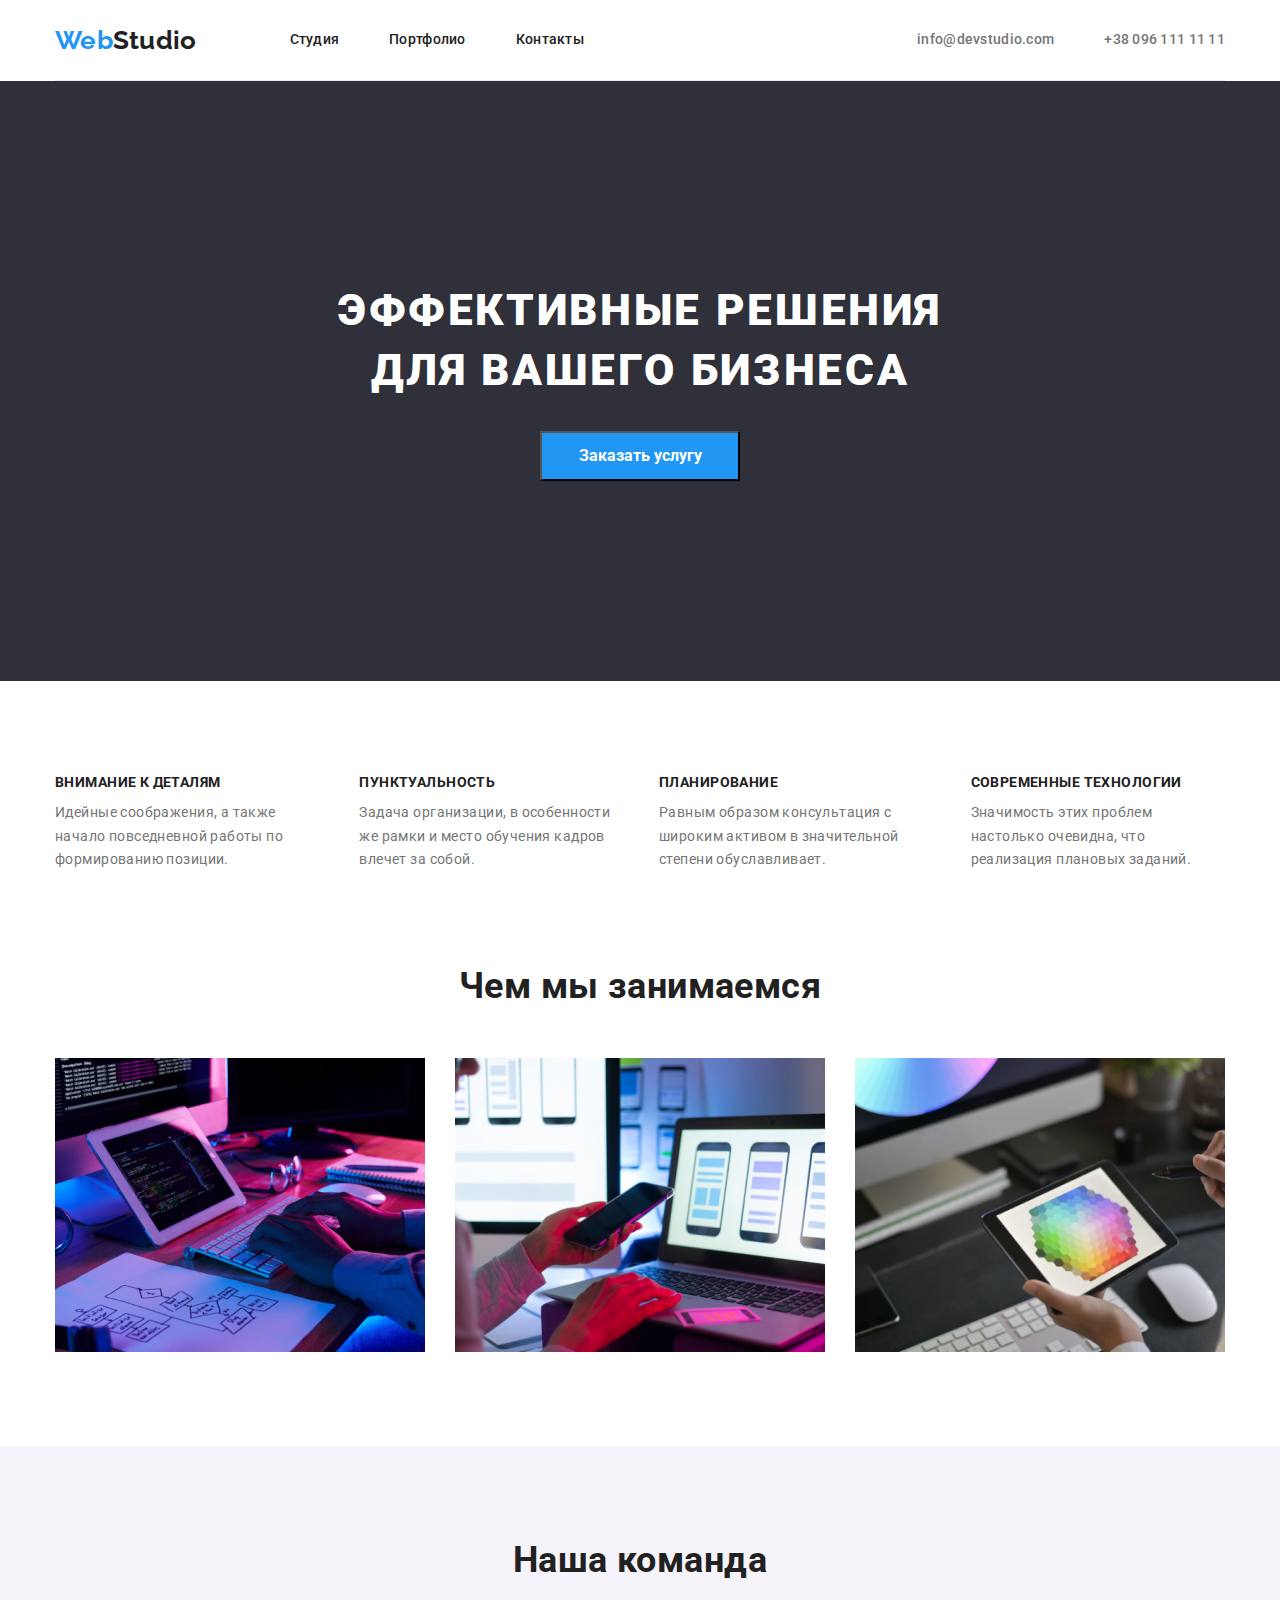
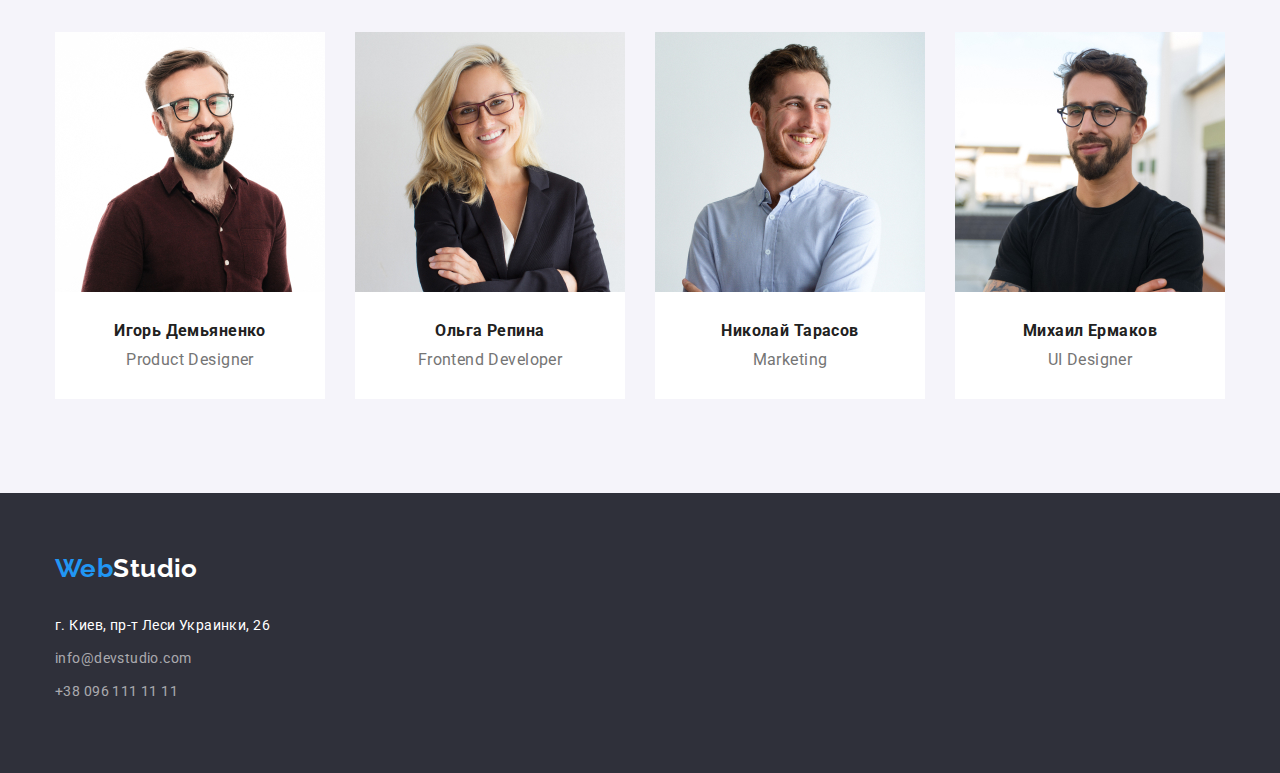
<file: index.html>
<!DOCTYPE html>
<html lang="ru">

<head>
  <meta charset="UTF-8" />
  <meta name="viewport" content="width=device-width, initial-scale=1.0" />
  <title>ДЗ-3-Студия</title>
  <link rel="stylesheet"
    href="https://cdnjs.cloudflare.com/ajax/libs/modern-normalize/1.0.0/modern-normalize.min.css" />
  <link rel="preconnect" href="https://fonts.gstatic.com" />
  <link href="https://fonts.googleapis.com/css2?family=Raleway:wght@700&family=Roboto:wght@400;500;700;900&display=swap"
    rel="stylesheet" />
  <link rel="stylesheet" href="./css/styles.css" />
</head>

<body>
  <!--Шапка-->
  <div class="container">
    <header class="page-header">
      <nav class="nav">
        <a href="" class="logo-top"><span class="logoWeb">Web</span>Studio</a>
        <ul class="nav-list">
          <li class="site-nav-link">
            <a href="./index.html" class="site-nav-content">Студия</a>
          </li>
          <li class="site-nav-link">
            <a class="site-nav-content" href="./portfolio.html">Портфолио</a>
          </li>
          <li class="site-nav-link">
            <a class="site-nav-content" href="">Контакты</a>
          </li>
        </ul>
      </nav>

      <ul class="page-contacts-top">
        <li>
          <a href="mailto:info@devstudio.com" class="page-contacts-top-link">info@devstudio.com</a>
        </li>
        <li>
          <a href="tel:+380961111111" class="page-contacts-top-link">+38 096 111 11 11</a>
        </li>
      </ul>
    </header>
  </div>

  <!--Основной контент-->
  <main>
    <!--аказать услугу-->
    <section class="order">
      <div class="container">
        <div class="main-title">
          <h1 class="order-title">Эффективные решения для вашего бизнеса</h1>
          <button type="button" class="order-button">Заказать услугу</button>
        </div>
      </div>
    </section>

    <!--преимущества,-->

    <section class="benefits">
      <div class="container">
        <h2 class="visually-hidden">Преимущества</h2>
        <ul class="benefits-list">
          <li class="benefits-list-item">
            <h3 class="benefits-item">Внимание к деталям</h3>
            <p>
              Идейные соображения, а также начало повседневной работы по
              формированию позиции.
            </p>
          </li>
          <li class="benefits-list-item">
            <h3 class="benefits-item">Пунктуальность</h3>
            <p>
              Задача организации, в особенности же рамки и место обучения
              кадров влечет за собой.
            </p>
          </li>
          <li class="benefits-list-item">
            <h3 class="benefits-item">Планирование</h3>
            <p>
              Равным образом консультация с широким активом в значительной
              степени обуславливает.
            </p>
          </li>
          <li class="benefits-list-item">
            <h3 class="benefits-item">Современные технологии</h3>
            <p>
              Значимость этих проблем настолько очевидна, что реализация
              плановых заданий.
            </p>
          </li>
        </ul>
      </div>
    </section>

    <!-- компания предлагает-->

    <section class="offer">
      <div class="container">
        <h2 class="offer-title">Чем мы занимаемся</h2>
        <ul class="offer-list">
          <li class="offer-list-link">
            <img class="offer-img" src="./img/img.jpg" alt="Человек печатает на компьютере с планшета" width="370" />
          </li>
          <li class="offer-list-link">
            <img class="offer-img" src="./img/img.png" alt="Человек печатает на компьютере и смотрит в телефон"
              width="370" />
          </li>
          <li class="offer-list-link">
            <img class="offer-img" src="./img/img(1).png" alt="Человек выбирает цветовую гамму на планшете"
              width="370" />
          </li>
        </ul>
      </div>
    </section>

    <!-- команда-->
    <section class="team">
      <div class="container">
        <h2 class="team-title">Наша команда</h2>
        <ul class="team-list">
          <li class="team-list-item">
            <img src="./img/1.jpg" alt="Мужчина в очках" width="270" class="team-img" />
            <div class="team-card">
              <h3 class="team-item">Игорь Демьяненко</h3>
              <p class="team-content">Product Designer</p>
            </div>
          </li>
          <li class="team-list-item">
            <img src="./img/4.jpg" alt="Белокурая женщина" width="270" class="team-img" />
            <div class="team-card">
              <h3 class="team-item">Ольга Репина</h3>
              <p class="team-content">Frontend Developer</p>
            </div>
          </li>
          <li class="team-list-item">
            <img src="./img/3.jpg" alt="Мужчина с хаером" width="270" class="team-img" />
            <div class="team-card">
              <h3 class="team-item">Николай Тарасов</h3>
              <p class="team-content">Marketing</p>
            </div>
          </li>
          <li class="team-list-item">
            <img src="./img/2.jpg" alt="Мужчина в очках(1)" width="270" class="team-img" />
            <div class="team-card">
              <h3 class="team-item">Михаил Ермаков</h3>
              <p class="team-content">UI Designer</p>
            </div>
          </li>
        </ul>
      </div>
    </section>
  </main>

  <!--Футер-->
  <footer>
    <div class="container">
      <a href="" class="logo-footer"><span class="logoWeb">Web</span>Studio</a>
      <address>г. Киев, пр-т Леси Украинки, 26</address>
      <ul class="page-contacts-footer">
        <li>
          <a href="mailto:info@devstudio.com" class="page-contacts-footer-link">info@devstudio.com</a>
        </li>
        <li>
          <a href="tel:+380961111111" class="page-contacts-footer-link">+38 096 111 11 11</a>
        </li>
      </ul>
    </div>
  </footer>
</body>
</html>
</file>
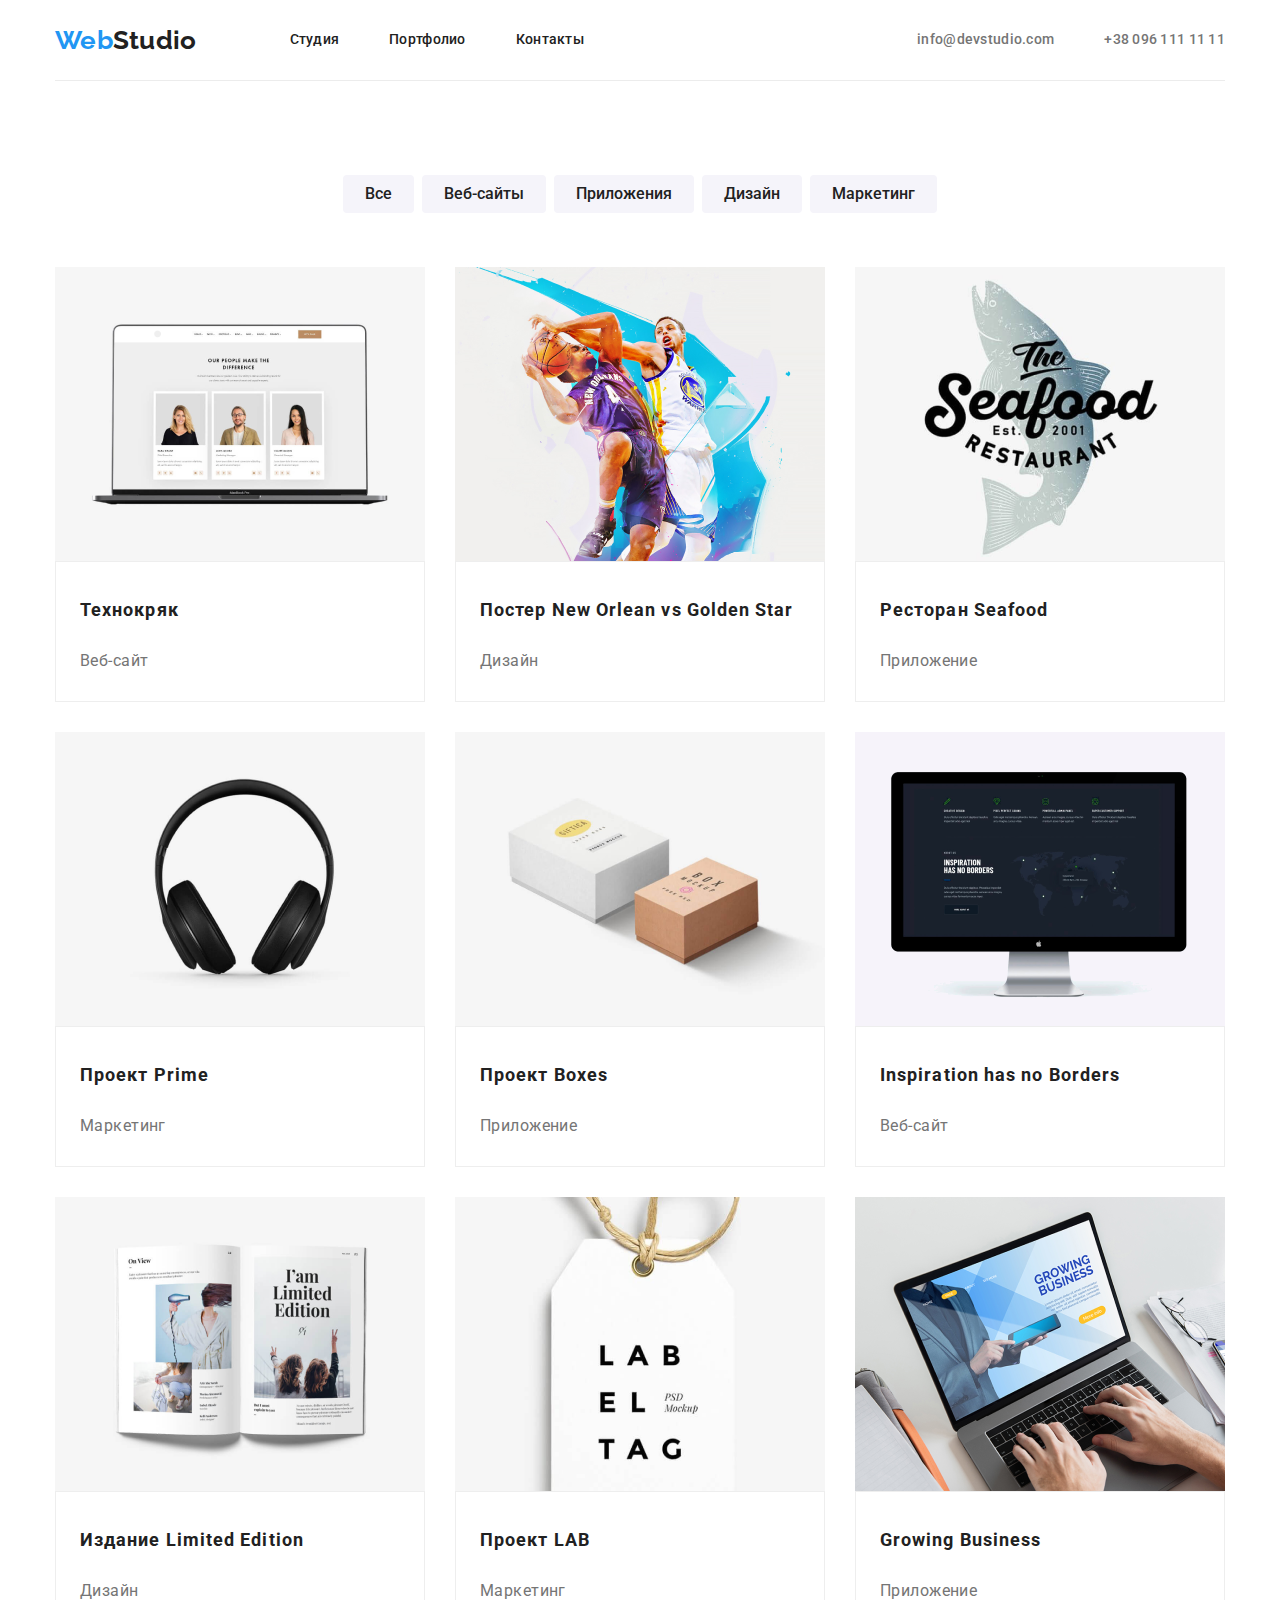
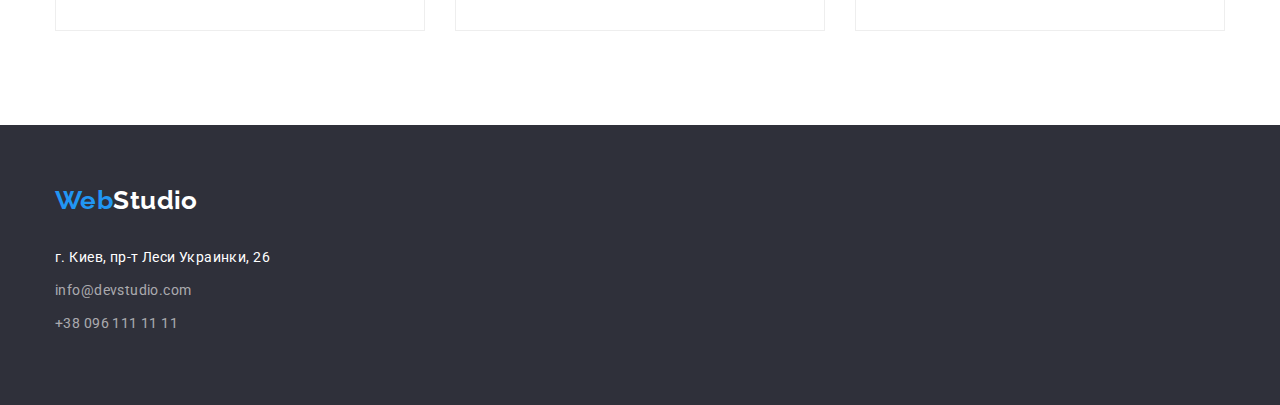
<file: portfolio.html>
<!DOCTYPE html>
<html lang="ru">

<head>
    <meta charset="UTF-8" />
    <meta name="viewport" content="width=device-width, initial-scale=1.0" />
    <title>ДЗ-3-Портфолио</title>
    <link rel="stylesheet"
        href="https://cdnjs.cloudflare.com/ajax/libs/modern-normalize/1.0.0/modern-normalize.min.css" />
    <link rel="preconnect" href="https://fonts.gstatic.com" />
    <link
        href="https://fonts.googleapis.com/css2?family=Raleway:wght@700&family=Roboto:wght@400;500;700;900&display=swap"
        rel="stylesheet" />
    <link rel="stylesheet" href="./css/styles.css" />
</head>

<body>
    <!--Шапка-->
    <div class="container">
        <header class="page-header">
            <nav class="nav">
                <a href="" class="logo-top"><span class="logoWeb">Web</span>Studio</a>
                <ul class="nav-list">
                    <li class="site-nav-link">
                        <a class="site-nav-content" href="./index.html">Студия</a>
                    </li>
                    <li class="site-nav-link">
                        <a href="./portfolio.html" class="site-nav-content">Портфолио</a>
                    </li>
                    <li class="site-nav-link">
                        <a class="site-nav-content" href="">Контакты</a>
                    </li>
                </ul>
            </nav>

            <ul class="page-contacts-top">
                <li class="page-contacts-link">
                    <a href="mailto:info@devstudio.com" class="page-contacts-top-link">info@devstudio.com</a>
                </li>
                <li class="page-contacts-link">
                    <a href="tel:+380961111111" class="page-contacts-top-link">+38 096 111 11 11</a>
                </li>
            </ul>
        </header>
    </div>

    <main>
        <div class="full-works">
            <div class="container">
                <!-- работы студии-->
                <section class="works">
                    <h2 class="visually-hidden">Наши работы</h2>
                    <ul class="works-button-list">
                        <li class="works-button-item">
                            <button type="button" class="works-button">Все</button>
                        </li>
                        <li class="works-button-item">
                            <button type="button" class="works-button">Веб-сайты</button>
                        </li>
                        <li class="works-button-item">
                            <button type="button" class="works-button">Приложения</button>
                        </li>
                        <li class="works-button-item">
                            <button type="button" class="works-button">Дизайн</button>
                        </li>
                        <li class="works-button-item">
                            <button type="button" class="works-button">Маркетинг</button>
                        </li>
                    </ul>

                    <!--лучшие работы студии-->
                    <ul class="works-list">
                        <li class="works-list-item">
                            <a href="">
                                <img src="./img/5.png" alt="Команда на экране" width="370" class="work-img" />
                                <div class="works-card">
                                    <h3 class="work-item">Технокряк</h3>
                                    <p class="work-content">Веб-сайт</p>
                                </div>
                            </a>
                        </li>
                        <li class="works-list-item">
                            <a href="">
                                <img src="./img/6.png" alt="Баскетболисты" width="370" class="work-img" />
                                <div class="works-card">
                                    <h3 class="work-item">Постер New Orlean vs Golden Star</h3>
                                    <p class="work-content">Дизайн</p>
                                </div>
                            </a>
                        </li>
                        <li class="works-list-item">
                            <a href="">
                                <img src="./img/7.png" alt="Логотип заведения" width="370" class="work-img" />
                                <div class="works-card">
                                    <h3 class="work-item">Ресторан Seafood</h3>
                                    <p class="work-content">Приложение</p>
                                </div>
                            </a>
                        </li>
                        <li class="works-list-item">
                            <a href="">
                                <img src="./img/8.png" alt="Наушники" width="370" class="work-img" />
                                <div class="works-card">
                                    <h3 class="work-item">Проект Prime</h3>
                                    <p class="work-content">Маркетинг</p>
                                </div>
                            </a>
                        </li>
                        <li class="works-list-item">
                            <a href="">
                                <img src="./img/9.png" alt="Пара коробок" width="370" class="work-img" />
                                <div class="works-card">
                                    <h3 class="work-item">Проект Boxes</h3>
                                    <p class="work-content">Приложение</p>
                                </div>
                            </a>
                        </li>
                        <li class="works-list-item">
                            <a href="">
                                <img src="./img/10.png" alt="Черный монитор" width="370" class="work-img" />
                                <div class="works-card">
                                    <h3 class="work-item">Inspiration has no Borders</h3>
                                    <p class="work-content">Веб-сайт</p>
                                </div>
                            </a>
                        </li>
                        <li class="works-list-item">
                            <a href="">
                                <img src="./img/11.png" alt="Открытая книга" width="370" class="work-img" />
                                <div class="works-card">
                                    <h3 class="work-item">Издание Limited Edition</h3>
                                    <p class="work-content">Дизайн</p>
                                </div>
                            </a>
                        </li>
                        <li class="works-list-item">
                            <a href="">
                                <img src="./img/12.png" alt="Бирка" width="370" class="work-img" />
                                <div class="works-card">
                                    <h3 class="work-item">Проект LAB</h3>
                                    <p class="work-content">Маркетинг</p>
                                </div>
                            </a>
                        </li>
                        <li class="works-list-item">
                            <a href="">
                                <img src="./img/14.png" alt="Рука на ноутбуке" width="370" class="work-img" />
                                <div class="works-card">
                                    <h3 class="work-item">Growing Business</h3>
                                    <p class="work-content">Приложение</p>
                                </div>
                            </a>
                        </li>
                    </ul>
                </section>
            </div>
        </div>
    </main>

    <!--Футер-->
    <footer>
        <div class="container">
            <a href="" class="logo-footer"><span class="logoWeb">Web</span>Studio</a>
            <address>г. Киев, пр-т Леси Украинки, 26</address>
            <ul class="page-contacts-footer">
                <li class="footer-link">
                    <a href="mailto:info@devstudio.com" class="page-contacts-footer-link">info@devstudio.com</a>
                </li>
                <li>
                    <a href="tel:+380961111111" class="page-contacts-footer-link">+38 096 111 11 11</a>
                </li>
            </ul>
        </div>
    </footer>
</body>

</html>
</file>
<file: css/styles.css>
/*цвет текста 
Главныйцвет #212121 
Вторичный #757575 */

/*цвет фон 
основной #E5E5E5 
вторичный #2F303A */

html {
  box-sizing: border-box;
}
*::before,
*::after {
  box-sizing: inherit;
}
:root {
  --primary-text-color: #757575;
  --title-text-color: #212121;
  --white-text-color: #ffffff;
  --accent-color: #2196f3;
  --footer-color: rgba(255, 255, 255, 0.6);

  --main-background-color: #ffffff;
  --sec-background-color: #2f303a;
  --team-background-color: #f5f4fa;
}

.container {
  width: 1200px;
  padding-left: 15px;
  padding-right: 15px;
  margin: 0 auto;
}
.page-header {
  border-bottom: 1px solid #ececec;
}

body {
  font-family: "Roboto", sans-serif;
  font-weight: 400;
  font-size: 14px;
  line-height: 1.71;
  letter-spacing: 0.03em;
  color: var(--primary-text-color);
  background-color: var(--main-background-color);
}

ul {
  list-style: none;
  margin: 0px;
  padding: 0px;
}
h1,
h2,
h3 {
  margin: 0px;
}
a {
  text-decoration: none;
  color: var(--title-text-color);
  display: block;
  margin: 0;
}

p {
  margin: 0px;
}
button {
  font-family: inherit;
}

footer {
  color: var(--white-text-color);
  line-height: 1.71;
  background-color: var(--sec-background-color);
  padding-top: 60px;
  padding-bottom: 60px;
}

address {
  text-decoration: none;
  font-style: normal;
  display: block;
  margin-bottom: 9px;
}
header {
  display: flex;
}
/*Шапка*/

.page-header {
  font-weight: 500;
  line-height: 1.14;
  letter-spacing: 0.02em;
  color: var(--title-text-color);

  justify-content: space-between;
}
.page-header :hover,
.page-header :focus {
  color: var(--accent-color);
}

.nav,
.page-contacts-top {
  display: flex;
  align-items: center;
}

.logo-top {
  font-family: "Raleway", sans-serif;
  font-weight: 700;
  font-size: 26px;
  line-height: 1.19;
  color: var(--title-text-color);

  margin-right: 93px;
}
.logoWeb {
  color: var(--accent-color);
}

.nav-list {
  display: flex;
}
.nav-list :last-child {
  margin-right: 0px;
}

.site-nav-link {
  margin-right: 50px;
}

.site-nav-content {
  display: block;
  padding-top: 32px;
  padding-bottom: 32px;
}

.page-contacts-top {
  display: flex;
}
.page-contacts-top-link :last-child {
  margin-left: 0px;
}
.page-contacts-top-link {
  color: var(--primary-text-color);

  margin-left: 50px;
  padding-top: 32px;
  padding-bottom: 32px;
}
/*заказать услугу*/
.order {
  background-color: var(--sec-background-color);
  text-align: center;
}
.order-title {
  color: var(--white-text-color);
  font-weight: 900;
  font-size: 44px;
  line-height: 1.36;
  letter-spacing: 0.06em;
  text-transform: uppercase;
}
.order-button {
  color: var(--white-text-color);
  font-weight: 700;
  font-size: 16px;
  line-height: 1.87;
  background-color: var(--accent-color);
  radius: 4px;

  width: 200px;
  height: 50px;
  margin-top: 30px;
}
.order-button:hover,
.order-button:focus {
  color: var(--white-text-color);
}

.main-title {
  display: block;
  padding-top: 200px;
  padding-bottom: 200px;
  width: 696px;
  margin: auto;
}

/*секция 2, 3, 4, 5*/
.visually-hidden {
  position: absolute;
  clip: rect (0000);
  width: 1px;
  height: 1px;
  margin: -1px;
  opacity: 0;
}

.benefits {
  padding-top: 94px;
  padding-bottom: 94px;
}

.benefits-list {
  display: flex;
}
.benefits-item {
  color: var(--title-text-color);
  font-weight: 700;
  font-size: 14px;
  line-height: 1.14;
  text-transform: uppercase;

  margin-bottom: 10px;
}
.benefits-list-item:not(:last-child) {
  margin-right: 30px;
}

.offer {
  padding-bottom: 94px;
}

.benefits-title,
.offer-title,
.team-title,
.work-title {
  color: var(--title-text-color);
  font-weight: 700;
  font-size: 36px;
  line-height: 1.16;
  text-align: center;
}
.offer-list {
  display: flex;
}
.offer-title {
  margin-bottom: 50px;
}

.offer-list-link:not(:last-child) {
  margin-right: 30px;
}
.offer-img {
  display: block;
}

.team-item {
  color: var(--title-text-color);
  font-weight: 700;
  line-height: 1.14;
}
.team-item {
  margin-bottom: 10px;
}
.work-item {
  color: var(--title-text-color);
  font-weight: 700;
  font-size: 18px;
  line-height: 36px;
  letter-spacing: 0.06em;
}

.team {
  background-color: var(--team-background-color);

  display: block;
  padding-top: 94px;
  padding-bottom: 94px;
}
.team-title {
  margin-bottom: 50px;
}
.team-list {
  display: flex;
}
.team-img {
  display: block;
}

.team-content,
.work-content {
  color: var(--primary-text-color);
  font-size: 16px;
  line-height: 1.18;
}

.team-list-item:not(:last-child) {
  margin-right: 30px;
}

.team-card {
  display: block;
  background-color: var(--main-background-color);
  padding-top: 30px;
  padding-bottom: 30px;
  text-align: center;
}

.full-works {
  padding-top: 94px;
  padding-bottom: 94px;
}

.works-button-list {
  display: flex;
  justify-content: center;
  margin-bottom: 34px;
}
.works-button {
  color: var(--title-text-color);
  font-weight: 500;
  font-size: 16px;
  line-height: 1.62;
  text-align: center;
  background-color: var(--team-background-color);
  border: none;
  border-radius: 4px;
  padding: 6px 22px;

  cursor: pointer;
}

.works-button-item {
  margin-right: 8px;
  margin-bottom: 20px;
}
.works-button-item:last-child {
  margin-right: 0px;
}

.works-button:hover,
.works-button:focus {
  color: var(--white-text-color);
  background-color: var(--accent-color);
}

.works-list {
  display: flex;
  flex-wrap: wrap;
}
.works-list-item {
  width: calc((100% - 60) / 3);
  margin-right: 30px;
  margin-bottom: 30px;
}
.works-list-item:nth-child(3n) {
  margin-right: 0px;
}
.works-list-item:nth-last-child(-n + 3) {
  margin-bottom: 0px;
}

.work-img {
  display: block;
}
.works-card {
  display: block;
  padding: 20px 24px;
  border: 1px solid #eeeeee;
}
.work-item,
.work-content {
  padding-top: 10px;
  padding-bottom: 10px;
}
.work-item {
  margin-bottom: 4px;
}

/*Футер*/

.logo-footer {
  font-family: "Raleway", sans-serif;
  font-weight: 700;
  font-size: 26px;
  line-height: 1.19;
  color: var(--white-text-color);

  display: block;
  margin-bottom: 30px;
}

.page-contacts-footer :hover,
.page-contacts-footer :focus {
  color: var(--accent-color);
}
.page-contacts-footer-link {
  color: var(--footer-color);
  display: block;
  margin-bottom: 9px;
}
.page-contacts-footer-link:first-child {
  margin-bottom: 9px;
}
</file>
